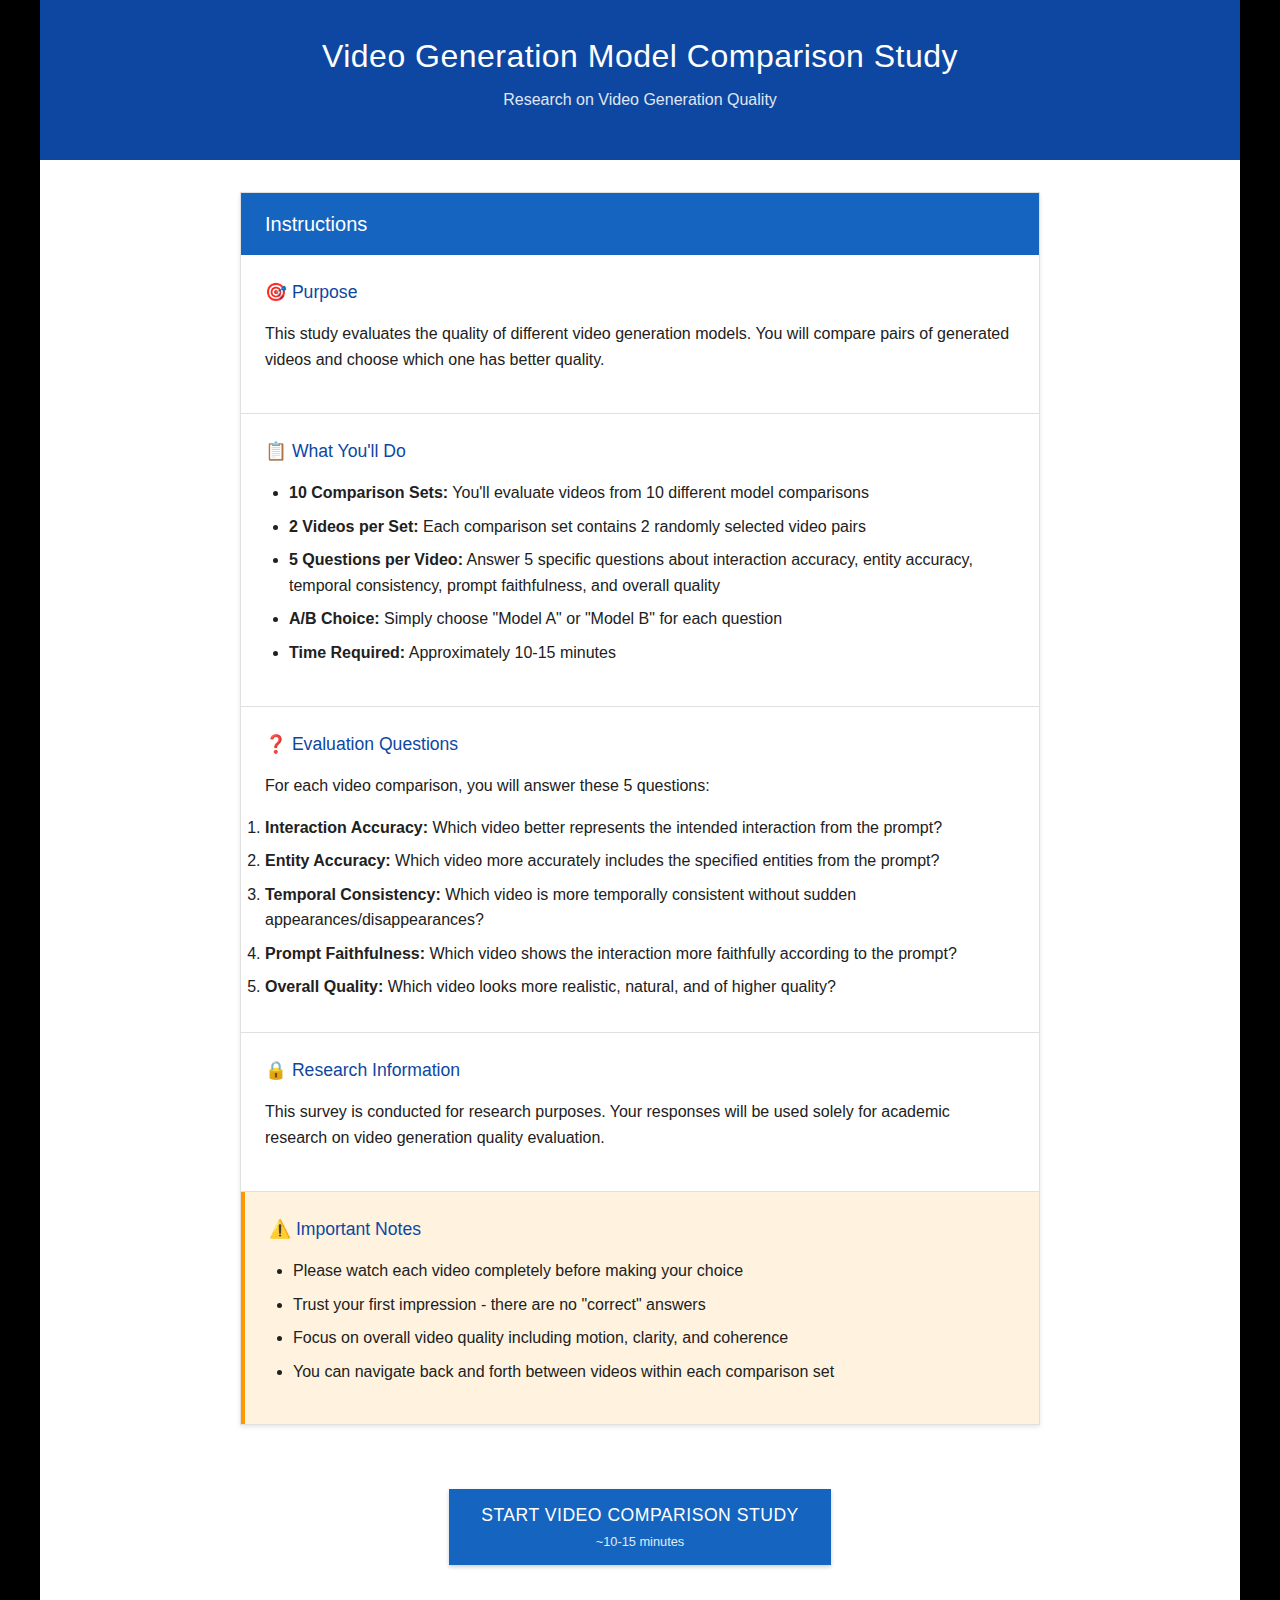
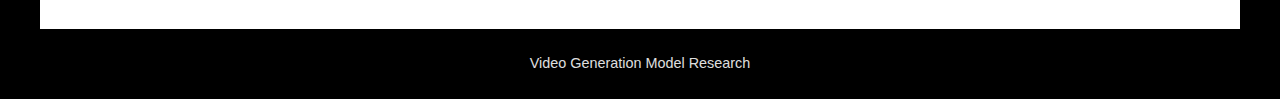
<file: index.html>
<!DOCTYPE html>
<html lang="en">
<head>
    <meta charset="UTF-8">
    <meta name="viewport" content="width=device-width, initial-scale=1.0">
    <title>Video Generation Model Comparison Study</title>
    <link rel="stylesheet" href="css/style.css">
</head>
<body>
    <div class="container">
        <header class="header">
            <h1>Video Generation Model Comparison Study</h1>
            <div class="subtitle">Research on Video Generation Quality</div>
        </header>

        <main class="main-content">
            <div class="instructions-card">
                <h2>Instructions</h2>

                <div class="instruction-section">
                    <h3>🎯 Purpose</h3>
                    <p>This study evaluates the quality of different video generation models. You will compare pairs of generated videos and choose which one has better quality.</p>
                </div>

                <div class="instruction-section">
                    <h3>📋 What You'll Do</h3>
                    <ul>
                        <li><strong>10 Comparison Sets:</strong> You'll evaluate videos from 10 different model comparisons</li>
                        <li><strong>2 Videos per Set:</strong> Each comparison set contains 2 randomly selected video pairs</li>
                        <li><strong>5 Questions per Video:</strong> Answer 5 specific questions about interaction accuracy, entity accuracy, temporal consistency, prompt faithfulness, and overall quality</li>
                        <li><strong>A/B Choice:</strong> Simply choose "Model A" or "Model B" for each question</li>
                        <li><strong>Time Required:</strong> Approximately 10-15 minutes</li>
                    </ul>
                </div>

                                <div class="instruction-section">
                    <h3>❓ Evaluation Questions</h3>
                    <p>For each video comparison, you will answer these 5 questions:</p>
                    <ol>
                        <li><strong>Interaction Accuracy:</strong> Which video better represents the intended interaction from the prompt?</li>
                        <li><strong>Entity Accuracy:</strong> Which video more accurately includes the specified entities from the prompt?</li>
                        <li><strong>Temporal Consistency:</strong> Which video is more temporally consistent without sudden appearances/disappearances?</li>
                        <li><strong>Prompt Faithfulness:</strong> Which video shows the interaction more faithfully according to the prompt?</li>
                        <li><strong>Overall Quality:</strong> Which video looks more realistic, natural, and of higher quality?</li>
                    </ol>
                </div>

                <div class="instruction-section">
                    <h3>🔒 Research Information</h3>
                    <p>This survey is conducted for research purposes. Your responses will be used solely for academic research on video generation quality evaluation.</p>
                </div>

                <div class="instruction-section important-note">
                    <h3>⚠️ Important Notes</h3>
                    <ul>
                        <li>Please watch each video completely before making your choice</li>
                        <li>Trust your first impression - there are no "correct" answers</li>
                        <li>Focus on overall video quality including motion, clarity, and coherence</li>
                        <li>You can navigate back and forth between videos within each comparison set</li>
                    </ul>
                </div>
            </div>

            <div class="start-section">
                <button id="startStudyBtn" class="start-button">
                    Start Video Comparison Study
                    <span class="button-subtitle">~10-15 minutes</span>
                </button>
            </div>
        </main>

        <footer class="footer">
            <p>Video Generation Model Research</p>
        </footer>
    </div>

    <script src="js/utils.js"></script>
    <script>
        document.getElementById('startStudyBtn').addEventListener('click', function() {
            // Initialize study session
            const studyData = {
                startTime: Date.now(),
                participantId: generateUserId(),
                demographics: {},
                responses: {}
            };
            localStorage.setItem('userStudyData', JSON.stringify(studyData));

            // Redirect to study page
            window.location.href = 'study.html';
        });
    </script>
</body>
</html>
</file>
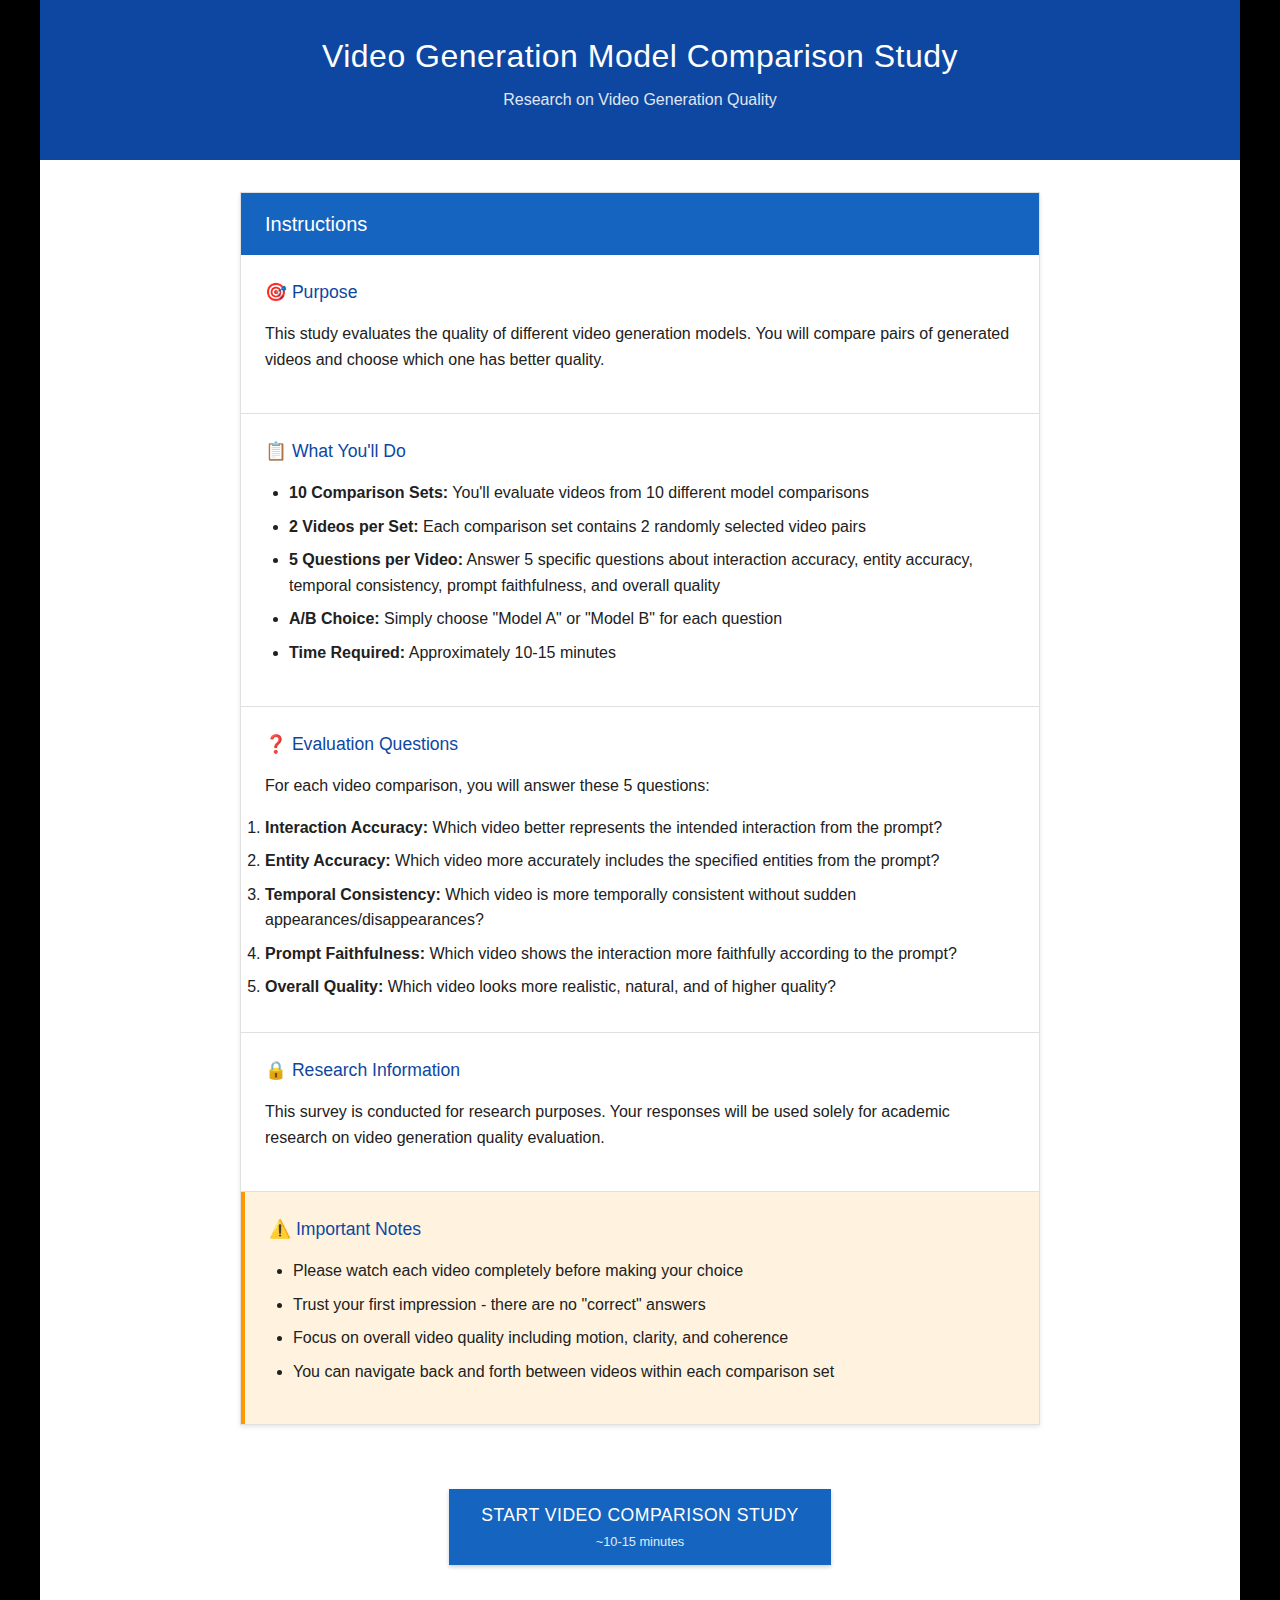
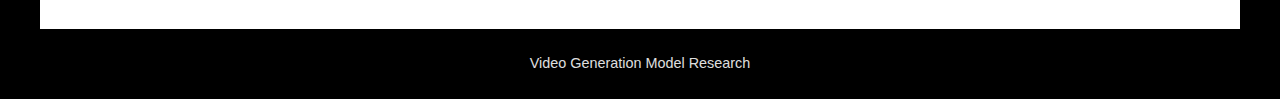
<file: study.html>
<!DOCTYPE html>
<html lang="en">
<head>
    <meta charset="UTF-8">
    <meta name="viewport" content="width=device-width, initial-scale=1.0">
    <title>Video Generation Comparison Study</title>
    <link rel="stylesheet" href="css/style.css">
</head>
<body>
    <div class="container study-container">
        <header class="study-header">
            <div class="progress-container">
                <div class="progress-bar">
                    <div class="progress-fill" id="progressBar"></div>
                </div>
                <div class="progress-text">
                    Problem <span id="currentProgress">1</span> of <span id="totalProgress">16</span>
                </div>
            </div>
        </header>

        <main class="study-main">
            <!-- Loading State -->
            <div id="loadingState" class="loading-state">
                <div class="loading-spinner"></div>
                <p id="loadingText">Loading video comparison...</p>
            </div>

            <!-- Study Interface -->
            <div id="studyInterface" class="study-interface" style="display: none;">
                <div class="video-section">
                    <div class="video-info">
                        <div class="prompt-section">
                            <h4>Text Prompt:</h4>
                            <p id="currentPromptText" class="prompt-text">Loading prompt...</p>
                        </div>
                    </div>

                    <div class="video-labels">
                        <span class="video-label">Model A</span>
                        <span class="video-label">Model B</span>
                    </div>
                    <div class="video-container">
                        <video id="comparisonVideo" controls muted preload="auto" width="100%">
                            Your browser does not support the video tag.
                        </video>
                    </div>

                    <div class="video-controls-info">
                        <p><strong>Please watch the video completely before making your choice below.</strong></p>
                        <p>The video shows: Model A | Model B (side by side)</p>
                    </div>
                </div>

                <div class="questions-section">
                    <form id="choiceForm">
                        <div class="questions-container">
                            <p class="questions-instruction">
                                <strong>Please answer all questions below after watching the video completely.</strong>
                                Watch the video multiple times if needed to evaluate different aspects.

                            </p>

                            <div class="question">
                                <h4>1. <strong>[Color Consistency]</strong> Which video maintains more consistent color and exposure throughout, without sudden shifts in brightness, saturation, or color tone?</h4>
                                <div class="question-options">
                                    <label>
                                        <input type="radio" name="color_consistency" value="A">
                                        Model A
                                    </label>
                                    <label>
                                        <input type="radio" name="color_consistency" value="B">
                                        Model B
                                    </label>
                                </div>
                            </div>

                            <div class="question">
                                <h4>2. <strong>[Dynamic Motion]</strong> Which video exhibits more dynamic and varied motion, including both subject movement and camera movement?</h4>
                                <div class="question-options">
                                    <label>
                                        <input type="radio" name="dynamic_motion" value="A">
                                        Model A
                                    </label>
                                    <label>
                                        <input type="radio" name="dynamic_motion" value="B">
                                        Model B
                                    </label>
                                </div>
                            </div>

                            <div class="question">
                                <h4>3. <strong>[Subject Consistency]</strong> Which video maintains better visual consistency of the main subject throughout its duration? (Consider comparing the beginning and end of each video)</h4>
                                <div class="question-options">
                                    <label>
                                        <input type="radio" name="subject_consistency" value="A">
                                        Model A
                                    </label>
                                    <label>
                                        <input type="radio" name="subject_consistency" value="B">
                                        Model B
                                    </label>
                                </div>
                            </div>

                            <div class="question">
                                <h4>4. <strong>[Overall Quality]</strong> Overall, which video appears more realistic, natural, and of higher overall quality?</h4>
                                <div class="question-options">
                                    <label>
                                        <input type="radio" name="overall_quality" value="A">
                                        Model A
                                    </label>
                                    <label>
                                        <input type="radio" name="overall_quality" value="B">
                                        Model B
                                    </label>
                                </div>
                            </div>
                        </div>

                        <div class="form-actions">
                            <button type="button" id="prevVideo" class="action-button secondary">
                                ← Previous Video
                            </button>
                            <button type="submit" id="submitChoice" class="action-button primary" disabled>
                                Next Video →
                            </button>
                            <button type="button" id="nextVideo" class="action-button secondary">
                                Skip →
                            </button>
                        </div>
                    </form>
                </div>
            </div>

            <!-- Completion State -->
            <div id="completionState" class="completion-state" style="display: none;">
                <h2>⚠️ Manual Submission Required</h2>
                <p>Auto-submission failed. Please copy the following code and send it to the researchers who asked you to survey:</p>
                <div class="results-code-container">
                    <textarea id="resultsCodeFinal" readonly class="results-code"></textarea>
                    <button id="copyResultsFinalBtn" class="copy-button">📋 Copy Code</button>
                </div>
                <p><small>Thank you for participating in our user study!</small></p>
            </div>
        </main>
    </div>

    <!-- Results Modal -->
    <div id="resultsModal" class="modal" style="display: none;">
        <div class="modal-content">
            <div class="modal-header">
                <h3>Your Study Results</h3>
                <button class="modal-close" id="closeModal">&times;</button>
            </div>
            <div class="modal-body">
                <p>Please copy the following code and send it to the researchers who asked you to survey:</p>
                <div class="results-code-container">
                    <textarea id="resultsCode" readonly class="results-code"></textarea>
                    <button id="copyResultsBtn" class="copy-button">📋 Copy Code</button>
                </div>
            </div>
        </div>
    </div>

    <script src="js/utils.js"></script>
    <script src="js/study.js"></script>
</body>
</html>
</file>
<file: css/style.css>
/* Material Design Flat - Dark Blue, Black, White Theme */

/* Reset and base styles */
* {
    margin: 0;
    padding: 0;
    box-sizing: border-box;
}

:root {
    --primary-dark: #0d47a1;     /* Dark Blue */
    --primary-main: #1565c0;     /* Blue */
    --primary-light: #42a5f5;    /* Light Blue */
    --background-dark: #000000;  /* Black */
    --background-light: #ffffff; /* White */
    --text-primary: #212121;     /* Dark Grey */
    --text-secondary: #757575;   /* Grey */
    --text-hint: #bdbdbd;        /* Light Grey */
    --divider: #e0e0e0;          /* Very Light Grey */
    --success: #4caf50;          /* Green */
    --warning: #ff9800;          /* Orange */
    --error: #f44336;            /* Red */
}

body {
    font-family: 'Roboto', -apple-system, BlinkMacSystemFont, sans-serif;
    line-height: 1.5;
    color: var(--text-primary);
    background: var(--background-dark);
    min-height: 100vh;
    font-weight: 400;
}

/* Container */
.container {
    max-width: 1200px;
    margin: 0 auto;
    min-height: 100vh;
    display: flex;
    flex-direction: column;
    background: var(--background-light);
}

/* Header */
.header {
    background: var(--primary-dark);
    color: white;
    padding: 2rem 2rem 3rem;
    text-align: center;
}

.header h1 {
    font-size: 2rem;
    font-weight: 500;
    margin-bottom: 0.5rem;
    letter-spacing: 0.5px;
}

.subtitle {
    font-size: 1rem;
    opacity: 0.87;
    font-weight: 400;
}

/* Main content */
.main-content {
    flex: 1;
    padding: 2rem;
    background: var(--background-light);
}

/* Instructions card */
.instructions-card {
    background: var(--background-light);
    border: 1px solid var(--divider);
    max-width: 800px;
    margin: 0 auto 2rem;
    box-shadow: 0 2px 4px rgba(0,0,0,0.1);
}

.instructions-card h2 {
    background: var(--primary-main);
    color: white;
    margin: 0;
    padding: 1rem 1.5rem;
    font-size: 1.25rem;
    font-weight: 500;
}

.instruction-section {
    padding: 1.5rem;
    border-bottom: 1px solid var(--divider);
}

.instruction-section:last-child {
    border-bottom: none;
}

.instruction-section h3 {
    color: var(--primary-dark);
    margin-bottom: 1rem;
    font-size: 1.1rem;
    font-weight: 500;
}

.instruction-section p {
    margin-bottom: 1rem;
    line-height: 1.6;
}

.instruction-section ul {
    margin-left: 1.5rem;
    margin-bottom: 1rem;
}

.instruction-section li {
    margin-bottom: 0.5rem;
    line-height: 1.6;
}

.instruction-section a {
    color: var(--primary-main);
    text-decoration: none;
}

.instruction-section a:hover {
    text-decoration: underline;
}

.important-note {
    background: #fff3e0;
    border-left: 4px solid var(--warning);
}

/* Video format visualization */
.video-format {
    display: flex;
    align-items: center;
    background: #f5f5f5;
    padding: 1rem;
    margin: 1rem 0;
    border: 1px solid var(--divider);
}

.format-part {
    flex: 1;
    text-align: center;
    padding: 0.5rem;
}

.format-label {
    display: block;
    font-weight: 500;
    color: var(--primary-dark);
    margin-bottom: 0.25rem;
    font-size: 0.9rem;
}

.format-separator {
    font-size: 1.5rem;
    color: var(--text-secondary);
    margin: 0 1rem;
}

/* Start section */
.start-section {
    text-align: center;
    padding: 2rem 0;
}

.start-button {
    background: var(--primary-main);
    color: white;
    border: none;
    padding: 1rem 2rem;
    font-size: 1.1rem;
    font-weight: 500;
    cursor: pointer;
    transition: background-color 0.3s ease;
    text-transform: uppercase;
    letter-spacing: 0.5px;
    box-shadow: 0 2px 4px rgba(0,0,0,0.2);
}

.start-button:hover {
    background: var(--primary-dark);
}

.start-button:active {
    box-shadow: 0 1px 2px rgba(0,0,0,0.2);
}

.button-subtitle {
    display: block;
    font-size: 0.8rem;
    opacity: 0.87;
    font-weight: 400;
    margin-top: 0.5rem;
    text-transform: none;
    letter-spacing: normal;
}

/* Study container */
.study-container {
    background: var(--background-light);
}

/* Study header */
.study-header {
    background: var(--primary-dark);
    color: white;
    padding: 1.5rem 2rem;
}

.progress-container {
    display: flex;
    align-items: center;
    gap: 1rem;
}

.progress-bar {
    flex: 1;
    background: rgba(255,255,255,0.2);
    height: 4px;
    overflow: hidden;
}

.progress-fill {
    background: var(--success);
    height: 100%;
    transition: width 0.3s ease;
}

.progress-text {
    font-weight: 500;
    white-space: nowrap;
    font-size: 0.9rem;
}

/* Study main */
.study-main {
    padding: 2rem;
    min-height: 600px;
}

/* Loading state */
.loading-state {
    display: flex;
    flex-direction: column;
    align-items: center;
    justify-content: center;
    height: 400px;
    gap: 1rem;
}

.loading-spinner {
    width: 32px;
    height: 32px;
    border: 3px solid var(--divider);
    border-top: 3px solid var(--primary-main);
    border-radius: 50%;
    animation: spin 1s linear infinite;
}

@keyframes spin {
    0% { transform: rotate(0deg); }
    100% { transform: rotate(360deg); }
}

/* Study interface */
.study-interface {
    max-width: 1000px;
    margin: 0 auto;
    display: grid;
    gap: 2rem;
}

/* Video section */
.video-section {
    background: var(--background-light);
    border: 1px solid var(--divider);
    box-shadow: 0 2px 4px rgba(0,0,0,0.1);
}

.video-info {
    background: var(--primary-main);
    color: white;
    padding: 1rem 1.5rem;
}

.video-info h2 {
    margin-bottom: 0.25rem;
    font-size: 1.25rem;
    font-weight: 500;
}

.prompt-section {
    margin-top: 1rem;
    padding-top: 1rem;
    border-top: 1px solid rgba(255, 255, 255, 0.2);
}

.prompt-section h4 {
    margin-bottom: 0.5rem;
    font-size: 1rem;
    font-weight: 500;
    color: rgba(255, 255, 255, 0.87);
}

.prompt-text {
    font-size: 0.9rem;
    line-height: 1.4;
    color: rgba(255, 255, 255, 0.87);
    background: rgba(255, 255, 255, 0.1);
    padding: 0.75rem;
    border-radius: 4px;
    font-style: italic;
}

.method-info {
    font-size: 0.9rem;
    opacity: 0.87;
}

.video-labels {
    display: flex;
    background: #f5f5f5;
    border-bottom: 1px solid var(--divider);
}

.video-label {
    flex: 1;
    text-align: center;
    background: var(--text-secondary);
    color: white;
    padding: 0.75rem 0.5rem;
    font-weight: 500;
    font-size: 0.9rem;
    text-transform: uppercase;
    letter-spacing: 0.5px;
}

.video-label:first-child {
    background: var(--text-primary);
}

.video-label:nth-child(2) {
    background: var(--primary-main);
}

.video-label:last-child {
    background: var(--primary-dark);
}

.video-container {
    background: black;
    position: relative;
}

.video-container video {
    width: 100%;
    height: auto;
    display: block;
    pointer-events: auto;
    user-select: none;
    -webkit-user-select: none;
    outline: none; /* Remove focus outline but keep focus functionality */
}

.video-container video:focus {
    outline: 2px solid rgba(33, 150, 243, 0.5);
    outline-offset: 2px;
}

.video-container video::-webkit-media-controls {
    display: flex !important;
}

.video-container video::-webkit-media-controls-timeline {
    display: flex !important;
}

/* Video error state styles */
.video-error {
    border: 3px solid var(--error) !important;
    background: #ffebee !important;
}

.video-error::after {
    content: "⚠️ 비디오 로드 오류";
    position: absolute;
    top: 50%;
    left: 50%;
    transform: translate(-50%, -50%);
    background: var(--error);
    color: white;
    padding: 1rem 2rem;
    border-radius: 8px;
    font-size: 1rem;
    font-weight: 500;
    box-shadow: 0 4px 12px rgba(244, 67, 54, 0.3);
    z-index: 10;
}

.video-controls-info {
    padding: 1rem 1.5rem;
    background: #f5f5f5;
    border-top: 1px solid var(--divider);
    text-align: center;
    color: var(--text-secondary);
}

.video-controls-info p {
    margin-bottom: 0.5rem;
    font-size: 0.9rem;
}

/* Questions section */
.questions-section {
    background: var(--background-light);
    border: 1px solid var(--divider);
    box-shadow: 0 2px 4px rgba(0,0,0,0.1);
}

.questions-container {
    padding: 1.5rem;
    display: flex;
    flex-direction: column;
    gap: 2rem;
}

.questions-instruction {
    background: #e3f2fd;
    padding: 1rem;
    border-left: 4px solid var(--primary-main);
    border-radius: 4px;
    margin-bottom: 1rem;
    color: var(--text-primary);
    font-size: 0.95rem;
}

.question {
    background: white;
    border: 1px solid var(--divider);
    border-radius: 8px;
    padding: 1.5rem;
    box-shadow: 0 1px 3px rgba(0,0,0,0.05);
}

.question h4 {
    color: var(--text-primary);
    margin-bottom: 0.5rem;
    font-size: 1rem;
    font-weight: 600;
    line-height: 1.4;
}

.question-subtitle {
    color: var(--text-secondary);
    font-size: 0.9rem;
    margin-bottom: 1rem;
    font-style: italic;
}

.question-options {
    display: flex;
    gap: 1rem;
    justify-content: center;
}

.question-options label {
    display: flex;
    align-items: center;
    gap: 0.5rem;
    cursor: pointer;
    padding: 0.75rem 1.5rem;
    border: 2px solid var(--divider);
    background: var(--background-light);
    transition: all 0.2s ease;
    min-width: 120px;
    justify-content: center;
    border-radius: 6px;
    font-weight: 500;
}

.question-options label:hover {
    border-color: var(--primary-light);
    background: #f0f8ff;
}

.question-options label:has(input:checked) {
    border-color: var(--primary-main);
    background: var(--primary-main);
    color: white;
}

.question-options input[type="radio"] {
    margin: 0;
    accent-color: var(--primary-main);
}

.answer-option input[type="radio"] {
    margin: 0;
    accent-color: var(--primary-main);
}

.answer-option input[type="radio"]:checked + .option-text {
    color: var(--primary-dark);
    font-weight: 500;
}

.answer-option:has(input[type="radio"]:checked) {
    border-color: var(--primary-main);
    background: #e3f2fd;
}

.option-text {
    font-weight: 400;
    font-size: 0.95rem;
}

/* Form actions */
.form-actions {
    display: flex;
    justify-content: space-between;
    align-items: center;
    padding: 1.5rem;
    background: #f5f5f5;
    border-top: 1px solid var(--divider);
}

.action-button {
    padding: 0.75rem 1.5rem;
    border: none;
    font-weight: 500;
    cursor: pointer;
    transition: background-color 0.2s ease;
    font-size: 0.95rem;
    text-transform: uppercase;
    letter-spacing: 0.5px;
}

.action-button.primary {
    background: var(--primary-main);
    color: white;
}

.action-button.primary:hover {
    background: var(--primary-dark);
}

.action-button.secondary {
    background: transparent;
    color: var(--text-secondary);
    border: 1px solid var(--divider);
}

.action-button.secondary:hover {
    background: #f5f5f5;
    color: var(--text-primary);
}

/* Completion state */
.completion-state {
    text-align: center;
    padding: 3rem 2rem;
    background: var(--background-light);
    border: 1px solid var(--divider);
    box-shadow: 0 2px 4px rgba(0,0,0,0.1);
    max-width: 600px;
    margin: 0 auto;
}

.completion-state h2 {
    color: var(--success);
    margin-bottom: 1rem;
    font-size: 1.5rem;
    font-weight: 500;
}

.completion-state p {
    color: var(--text-secondary);
    margin-bottom: 2rem;
    font-size: 1rem;
}

/* Modal */
.modal {
    position: fixed;
    top: 0;
    left: 0;
    right: 0;
    bottom: 0;
    background: rgba(0,0,0,0.5);
    display: flex;
    align-items: center;
    justify-content: center;
    z-index: 1000;
    padding: 2rem;
}

.modal-content {
    background: var(--background-light);
    box-shadow: 0 8px 16px rgba(0,0,0,0.2);
    max-width: 600px;
    width: 100%;
    max-height: 80vh;
    overflow: auto;
}

.modal-header {
    display: flex;
    justify-content: space-between;
    align-items: center;
    padding: 1rem 1.5rem;
    background: var(--primary-main);
    color: white;
}

.modal-header h3 {
    margin: 0;
    font-weight: 500;
}

.modal-close {
    background: none;
    border: none;
    font-size: 1.5rem;
    cursor: pointer;
    color: white;
    padding: 0.5rem;
    opacity: 0.87;
}

.modal-close:hover {
    opacity: 1;
}

.modal-body {
    padding: 1.5rem;
}

.results-code-container {
    margin: 1rem 0;
}

.results-code {
    width: 100%;
    height: 200px;
    padding: 1rem;
    border: 1px solid var(--divider);
    font-family: 'Roboto Mono', monospace;
    font-size: 0.85rem;
    background: #f5f5f5;
    resize: none;
    color: var(--text-primary);
}

.copy-button {
    background: var(--success);
    color: white;
    border: none;
    padding: 0.75rem 1rem;
    margin-top: 1rem;
    font-weight: 500;
    cursor: pointer;
    transition: background-color 0.2s ease;
    text-transform: uppercase;
    letter-spacing: 0.5px;
    width: 100%;
}

.copy-button:hover {
    background: #388e3c;
}

.results-explanation {
    background: #f5f5f5;
    padding: 1rem;
    margin-top: 1rem;
    border-left: 4px solid var(--primary-main);
}

.results-explanation h4 {
    color: var(--text-primary);
    margin-bottom: 0.5rem;
    font-weight: 500;
}

.results-explanation code {
    background: #e0e0e0;
    padding: 0.2rem 0.4rem;
    font-size: 0.85rem;
    font-family: 'Roboto Mono', monospace;
}

/* Footer */
.footer {
    background: var(--background-dark);
    color: white;
    text-align: center;
    padding: 1.5rem;
    margin-top: auto;
}

.footer p {
    opacity: 0.87;
    font-size: 0.9rem;
}

/* Error message */
.error-message {
    text-align: center;
    padding: 3rem 2rem;
    color: var(--error);
    background: var(--background-light);
    border: 1px solid var(--divider);
    max-width: 600px;
    margin: 0 auto;
}

.error-message h3 {
    margin-bottom: 1rem;
    font-weight: 500;
}

.error-message button {
    background: var(--error);
    color: white;
    border: none;
    padding: 0.75rem 1.5rem;
    cursor: pointer;
    margin-top: 1rem;
    text-transform: uppercase;
    letter-spacing: 0.5px;
    font-weight: 500;
}

/* Notification styles */
.notification {
    box-shadow: 0 4px 8px rgba(0,0,0,0.2);
    font-weight: 400;
    letter-spacing: 0.25px;
}

/* Responsive design */
@media (max-width: 768px) {
    .container {
        margin: 0;
    }

    .header {
        padding: 1.5rem 1rem 2rem;
    }

    .header h1 {
        font-size: 1.5rem;
    }

    .main-content {
        padding: 1rem;
    }

    .instructions-card {
        margin: 0 0 1.5rem;
    }

    .instruction-section {
        padding: 1rem;
    }

    .video-format {
        flex-direction: column;
        gap: 0.5rem;
    }

    .format-separator {
        display: none;
    }

    .answer-options {
        flex-direction: column;
        gap: 0.75rem;
        align-items: center;
    }

    .answer-option {
        min-width: 200px;
    }

    .form-actions {
        flex-direction: column-reverse;
        gap: 1rem;
        padding: 1rem;
    }

    .action-button {
        width: 100%;
        padding: 1rem;
    }

    .modal {
        padding: 1rem;
    }

    .modal-content {
        max-height: 90vh;
    }

    .study-main {
        padding: 1rem;
    }

    .study-header {
        padding: 1rem;
    }

    .video-labels {
        font-size: 0.8rem;
    }

    .video-label {
        padding: 0.5rem 0.25rem;
    }
}

@media (max-width: 480px) {
    .header h1 {
        font-size: 1.25rem;
    }

    .video-label {
        font-size: 0.75rem;
        padding: 0.4rem 0.2rem;
    }

    .answer-option {
        min-width: 150px;
        padding: 0.6rem 1rem;
    }
}

/* Korean question styling */
.question-korean {
    color: var(--text-secondary);
    font-size: 0.9rem;
    margin: 0.5rem 0 1rem 0;
    padding: 0.75rem;
    background: #f8f9fa;
    border-left: 3px solid var(--primary-light);
    border-radius: 4px;
    line-height: 1.5;
    font-style: italic;
}
</file>
